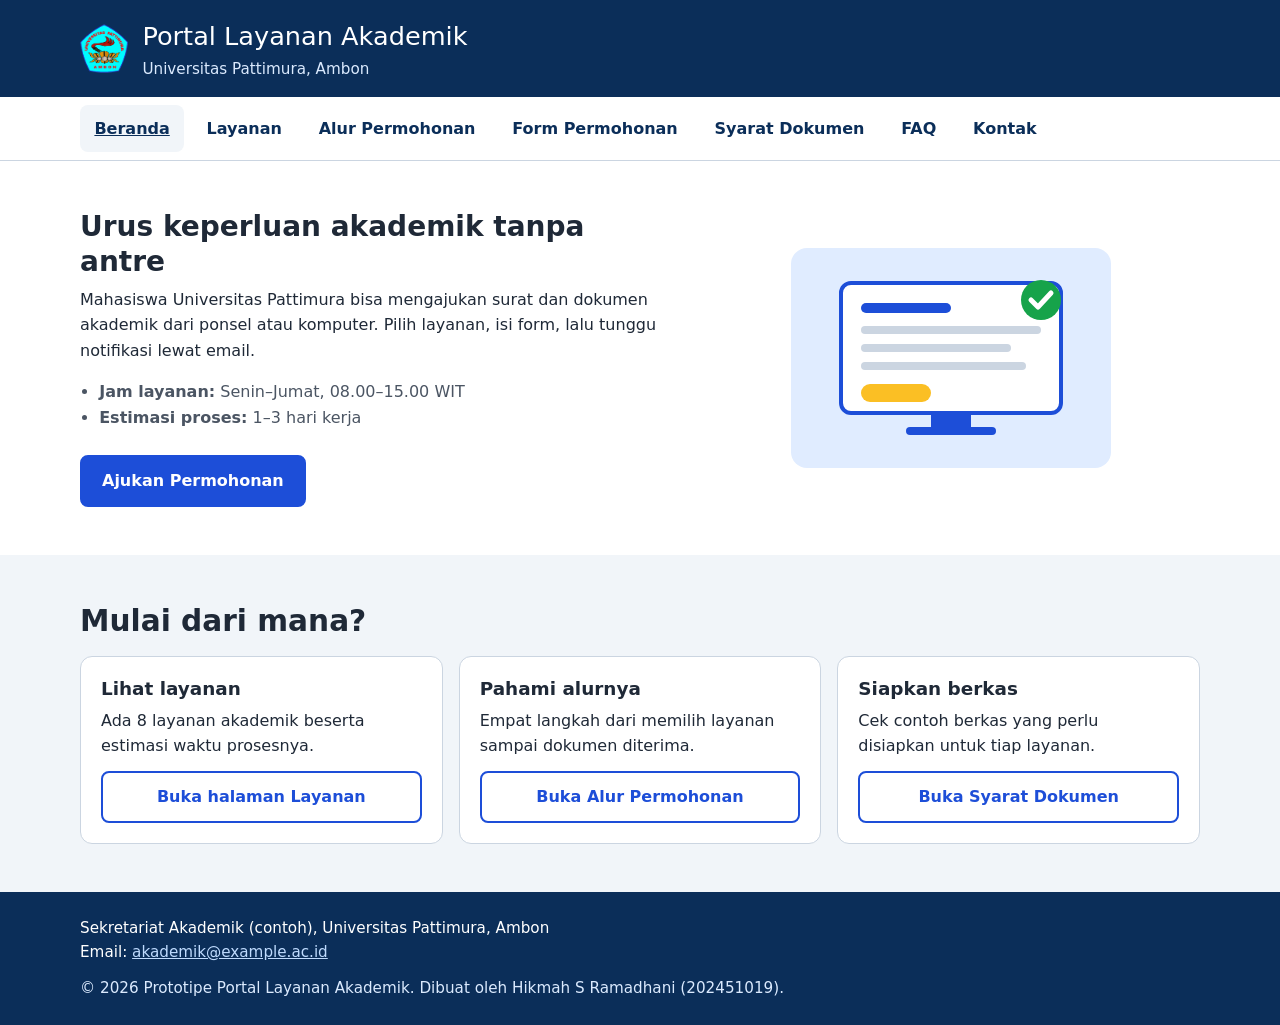
<file: index.html>
<!doctype html>
<html lang="id">
<head>
  <meta charset="UTF-8">
  <meta name="viewport" content="width=device-width, initial-scale=1">
  <meta name="description" content="Prototipe Portal Layanan Akademik Universitas Pattimura: ajukan surat dan dokumen akademik secara daring.">
  <title>Beranda – Portal Layanan Akademik Universitas Pattimura</title>
  <link rel="icon" src="img/logounpatti.png" type="image/png">
  <link rel="stylesheet" href="css/styles.css">
</head>
<body>
  <a class="skip-link" href="#konten-utama">Lewati ke konten utama</a>

  <header class="site-header">
    <div class="container header-inner">
      <img class="logo" src="img/logounpatti.png" width="48" height="48"
           alt="Logo Universitas Pattimura">
      <div>
        <p class="site-title">Portal Layanan Akademik</p>
        <p class="site-tagline">Universitas Pattimura, Ambon</p>
      </div>
    </div>
  </header>

  <nav class="site-nav" aria-label="Navigasi utama">
    <ul class="container nav-list">
      <li><a href="index.html" aria-current="page">Beranda</a></li>
      <li><a href="layanan.html">Layanan</a></li>
      <li><a href="alur.html">Alur Permohonan</a></li>
      <li><a href="form.html">Form Permohonan</a></li>
      <li><a href="syarat.html">Syarat Dokumen</a></li>
      <li><a href="faq.html">FAQ</a></li>
      <li><a href="#kontak">Kontak</a></li>
    </ul>
  </nav>

  <main id="konten-utama" tabindex="-1">
    <section class="section intro" aria-labelledby="judul-intro">
      <div class="container intro-grid">
        <div>
          <h1 id="judul-intro">Urus keperluan akademik tanpa antre</h1>
          <p>Mahasiswa Universitas Pattimura bisa mengajukan surat dan dokumen akademik dari ponsel atau komputer. Pilih layanan, isi form, lalu tunggu notifikasi lewat email.</p>
          <ul class="info-list">
            <li><strong>Jam layanan:</strong> Senin–Jumat, 08.00–15.00 WIT</li>
            <li><strong>Estimasi proses:</strong> 1–3 hari kerja</li>
          </ul>
          <a class="btn btn-primary" href="form.html">Ajukan Permohonan</a>
        </div>
        <!-- Dekoratif: alt kosong karena hanya hiasan -->
        <img class="intro-img" src="img/ilustrasi.svg" alt="" width="320" height="220">
      </div>
    </section>

    <section class="section section-alt" aria-labelledby="judul-mulai">
      <div class="container">
        <h2 id="judul-mulai">Mulai dari mana?</h2>
        <div class="card-grid card-grid-3">
          <article class="card">
            <h3>Lihat layanan</h3>
            <p>Ada 8 layanan akademik beserta estimasi waktu prosesnya.</p>
            <a class="btn btn-outline" href="layanan.html">Buka halaman Layanan</a>
          </article>
          <article class="card">
            <h3>Pahami alurnya</h3>
            <p>Empat langkah dari memilih layanan sampai dokumen diterima.</p>
            <a class="btn btn-outline" href="alur.html">Buka Alur Permohonan</a>
          </article>
          <article class="card">
            <h3>Siapkan berkas</h3>
            <p>Cek contoh berkas yang perlu disiapkan untuk tiap layanan.</p>
            <a class="btn btn-outline" href="syarat.html">Buka Syarat Dokumen</a>
          </article>
        </div>
      </div>
    </section>
  </main>

  <footer id="kontak" class="site-footer">
    <div class="container footer-inner">
      <address>
        Sekretariat Akademik (contoh), Universitas Pattimura, Ambon<br>
        Email: <a href="mailto:akademik@example.ac.id">akademik@example.ac.id</a>
      </address>
      <p>&copy; 2026 Prototipe Portal Layanan Akademik. Dibuat oleh Hikmah S Ramadhani (202451019).</p>
    </div>
  </footer>
</body>
</html>
</file>
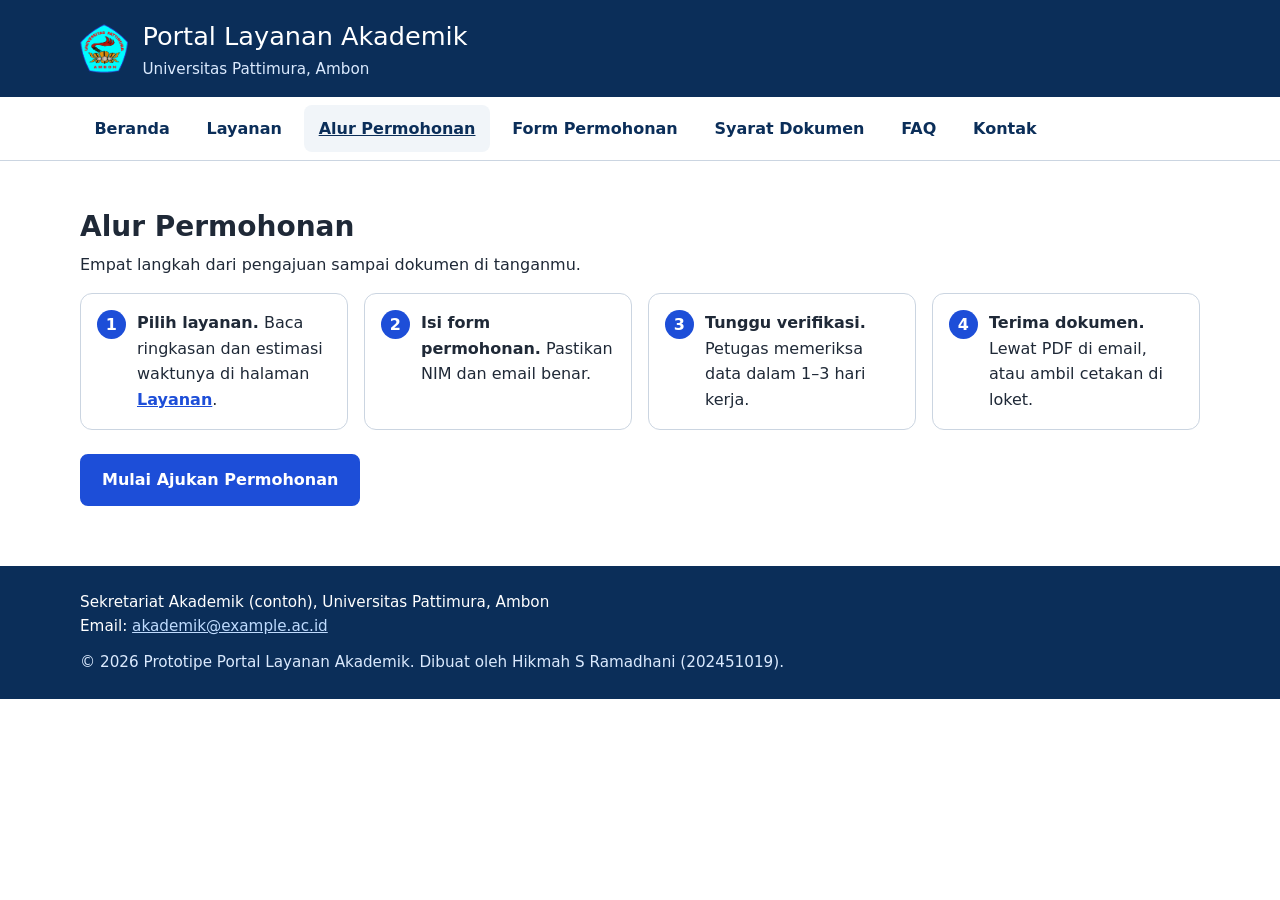
<file: alur.html>
<!doctype html>
<html lang="id">
<head>
  <meta charset="UTF-8">
  <meta name="viewport" content="width=device-width, initial-scale=1">
  <meta name="description" content="Empat langkah mengajukan layanan akademik pada prototipe Portal Layanan Akademik Universitas Pattimura.">
  <title>Alur Permohonan – Portal Layanan Akademik Universitas Pattimura</title>
  <link rel="icon" src="img/logounpatti.png" type="image/png">
  <link rel="stylesheet" href="css/styles.css">
</head>
<body>
  <a class="skip-link" href="#konten-utama">Lewati ke konten utama</a>

  <header class="site-header">
    <div class="container header-inner">
      <img class="logo" src="img/logounpatti.png" width="48" height="48"
           alt="Logo Universitas Pattimura">
      <div>
        <p class="site-title">Portal Layanan Akademik</p>
        <p class="site-tagline">Universitas Pattimura, Ambon</p>
      </div>
    </div>
  </header>

  <nav class="site-nav" aria-label="Navigasi utama">
    <ul class="container nav-list">
      <li><a href="index.html">Beranda</a></li>
      <li><a href="layanan.html">Layanan</a></li>
      <li><a href="alur.html" aria-current="page">Alur Permohonan</a></li>
      <li><a href="form.html">Form Permohonan</a></li>
      <li><a href="syarat.html">Syarat Dokumen</a></li>
      <li><a href="faq.html">FAQ</a></li>
      <li><a href="#kontak">Kontak</a></li>
    </ul>
  </nav>

  <main id="konten-utama" tabindex="-1">
    <section class="section" aria-labelledby="judul-alur">
      <div class="container">
        <h1 id="judul-alur">Alur Permohonan</h1>
        <p>Empat langkah dari pengajuan sampai dokumen di tanganmu.</p>
        <ol class="steps">
          <li><strong>Pilih layanan.</strong> Baca ringkasan dan estimasi waktunya di halaman <a href="layanan.html">Layanan</a>.</li>
          <li><strong>Isi form permohonan.</strong> Pastikan NIM dan email benar.</li>
          <li><strong>Tunggu verifikasi.</strong> Petugas memeriksa data dalam 1–3 hari kerja.</li>
          <li><strong>Terima dokumen.</strong> Lewat PDF di email, atau ambil cetakan di loket.</li>
        </ol>
        <p class="after"><a class="btn btn-primary" href="form.html">Mulai Ajukan Permohonan</a></p>
      </div>
    </section>
  </main>

  <footer id="kontak" class="site-footer">
    <div class="container footer-inner">
      <address>
        Sekretariat Akademik (contoh), Universitas Pattimura, Ambon<br>
        Email: <a href="mailto:akademik@example.ac.id">akademik@example.ac.id</a>
      </address>
      <p>&copy; 2026 Prototipe Portal Layanan Akademik. Dibuat oleh Hikmah S Ramadhani (202451019).</p>
    </div>
  </footer>
</body>
</html>
</file>
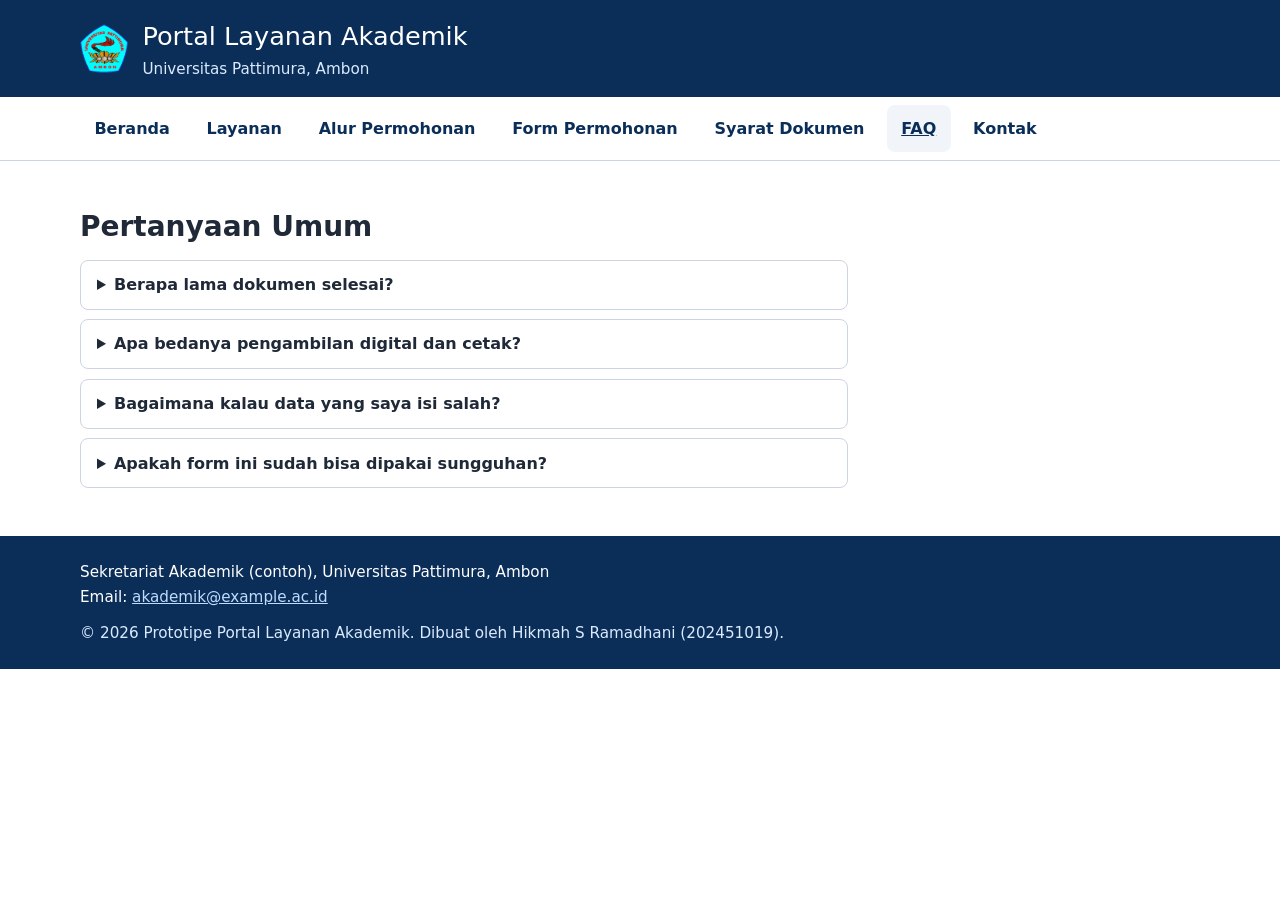
<file: faq.html>
<!doctype html>
<html lang="id">
<head>
  <meta charset="UTF-8">
  <meta name="viewport" content="width=device-width, initial-scale=1">
  <meta name="description" content="Pertanyaan umum tentang layanan pada prototipe Portal Layanan Akademik Universitas Pattimura.">
  <title>FAQ – Portal Layanan Akademik Universitas Pattimura</title>
  <link rel="icon" src="img/logounpatti.png" type="image/png">
  <link rel="stylesheet" href="css/styles.css">
</head>
<body>
  <a class="skip-link" href="#konten-utama">Lewati ke konten utama</a>

  <header class="site-header">
    <div class="container header-inner">
      <img class="logo" src="img/logounpatti.png" width="48" height="48"
           alt="Logo Universitas Pattimura">
      <div>
        <p class="site-title">Portal Layanan Akademik</p>
        <p class="site-tagline">Universitas Pattimura, Ambon</p>
      </div>
    </div>
  </header>

  <nav class="site-nav" aria-label="Navigasi utama">
    <ul class="container nav-list">
      <li><a href="index.html">Beranda</a></li>
      <li><a href="layanan.html">Layanan</a></li>
      <li><a href="alur.html">Alur Permohonan</a></li>
      <li><a href="form.html">Form Permohonan</a></li>
      <li><a href="syarat.html">Syarat Dokumen</a></li>
      <li><a href="faq.html" aria-current="page">FAQ</a></li>
      <li><a href="#kontak">Kontak</a></li>
    </ul>
  </nav>

  <main id="konten-utama" tabindex="-1">
    <section class="section" aria-labelledby="judul-faq">
      <div class="container">
        <h1 id="judul-faq">Pertanyaan Umum</h1>
        <div class="faq">
          <details>
            <summary>Berapa lama dokumen selesai?</summary>
            <p>Antara 1 sampai 3 hari kerja, tergantung jenis layanan. Lihat estimasi di halaman <a href="layanan.html">Layanan</a>.</p>
          </details>
          <details>
            <summary>Apa bedanya pengambilan digital dan cetak?</summary>
            <p>Digital dikirim sebagai PDF ke email. Cetak diambil langsung di loket pada jam layanan.</p>
          </details>
          <details>
            <summary>Bagaimana kalau data yang saya isi salah?</summary>
            <p>Hubungi sekretariat lewat email di bagian kontak, sertakan NIM dan jenis layanan yang diajukan.</p>
          </details>
          <details>
            <summary>Apakah form ini sudah bisa dipakai sungguhan?</summary>
            <p>Belum. Ini prototipe tugas kuliah, jadi data tidak dikirim ke mana pun.</p>
          </details>
        </div>
      </div>
    </section>
  </main>

  <footer id="kontak" class="site-footer">
    <div class="container footer-inner">
      <address>
        Sekretariat Akademik (contoh), Universitas Pattimura, Ambon<br>
        Email: <a href="mailto:akademik@example.ac.id">akademik@example.ac.id</a>
      </address>
      <p>&copy; 2026 Prototipe Portal Layanan Akademik. Dibuat oleh Hikmah S Ramadhani (202451019).</p>
    </div>
  </footer>
</body>
</html>
</file>
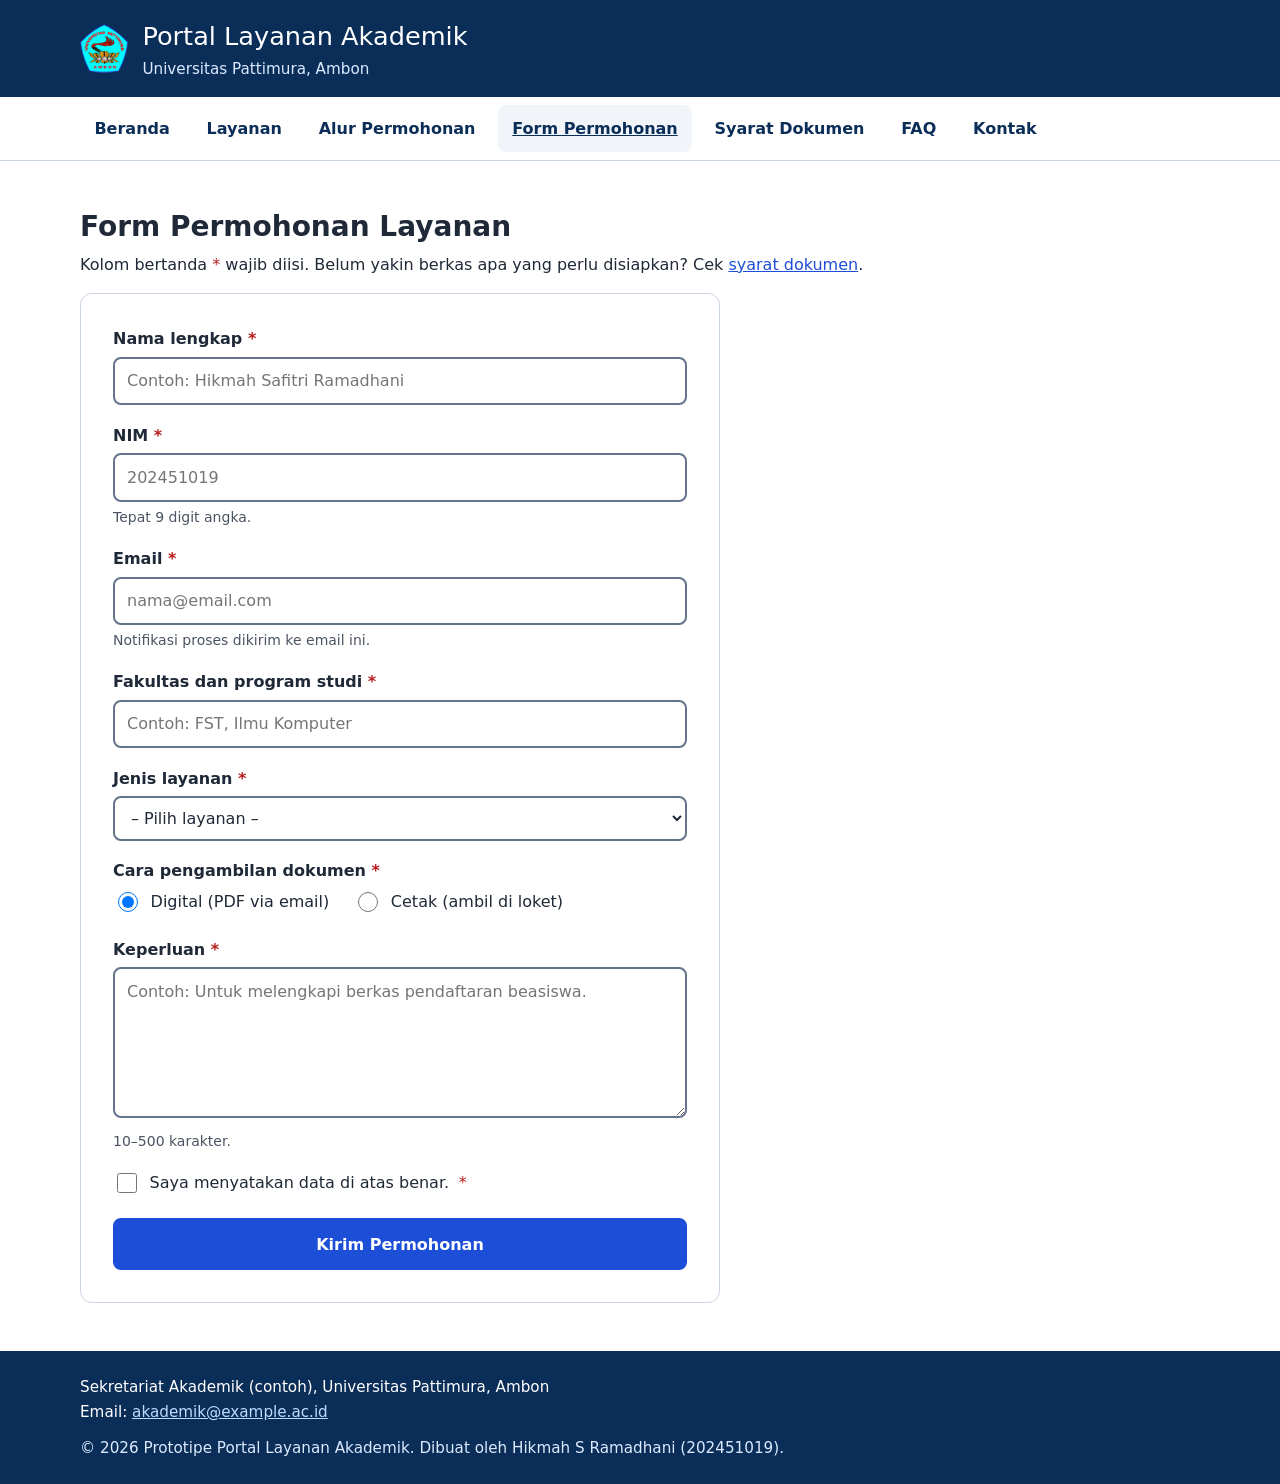
<file: form.html>
<!doctype html>
<html lang="id">
<head>
  <meta charset="UTF-8">
  <meta name="viewport" content="width=device-width, initial-scale=1">
  <meta name="description" content="Form permohonan layanan akademik pada prototipe Portal Layanan Akademik Universitas Pattimura.">
  <title>Form Permohonan – Portal Layanan Akademik Universitas Pattimura</title>
  <link rel="icon" src="img/logounpatti.png" type="image/png">
  <link rel="stylesheet" href="css/styles.css">
</head>
<body>
  <a class="skip-link" href="#konten-utama">Lewati ke konten utama</a>

  <header class="site-header">
    <div class="container header-inner">
      <img class="logo" src="img/logounpatti.png" width="48" height="48"
           alt="Logo Universitas Pattimura">
      <div>
        <p class="site-title">Portal Layanan Akademik</p>
        <p class="site-tagline">Universitas Pattimura, Ambon</p>
      </div>
    </div>
  </header>

  <nav class="site-nav" aria-label="Navigasi utama">
    <ul class="container nav-list">
      <li><a href="index.html">Beranda</a></li>
      <li><a href="layanan.html">Layanan</a></li>
      <li><a href="alur.html">Alur Permohonan</a></li>
      <li><a href="form.html" aria-current="page">Form Permohonan</a></li>
      <li><a href="syarat.html">Syarat Dokumen</a></li>
      <li><a href="faq.html">FAQ</a></li>
      <li><a href="#kontak">Kontak</a></li>
    </ul>
  </nav>

  <main id="konten-utama" tabindex="-1">
    <section class="section" aria-labelledby="judul-form">
      <div class="container">
        <h1 id="judul-form">Form Permohonan Layanan</h1>
        <p>Kolom bertanda <span class="req" aria-hidden="true">*</span> wajib diisi. Belum yakin berkas apa yang perlu disiapkan? Cek <a href="syarat.html">syarat dokumen</a>.</p>

        <form class="form" action="#" method="post">
          <div class="field">
            <label for="nama">Nama lengkap <span class="req" aria-hidden="true">*</span></label>
            <input type="text" id="nama" name="nama" required autocomplete="name"
                   placeholder="Contoh: Hikmah Safitri Ramadhani">
          </div>

          <div class="field">
            <label for="nim">NIM <span class="req" aria-hidden="true">*</span></label>
            <input type="text" id="nim" name="nim" required inputmode="numeric"
                   pattern="[0-9]{9}" maxlength="9" aria-describedby="nim-hint"
                   placeholder="202451019">
            <p class="hint" id="nim-hint">Tepat 9 digit angka.</p>
          </div>

          <div class="field">
            <label for="email">Email <span class="req" aria-hidden="true">*</span></label>
            <input type="email" id="email" name="email" required autocomplete="email"
                   aria-describedby="email-hint" placeholder="nama@email.com">
            <p class="hint" id="email-hint">Notifikasi proses dikirim ke email ini.</p>
          </div>

          <div class="field">
            <label for="prodi">Fakultas dan program studi <span class="req" aria-hidden="true">*</span></label>
            <input type="text" id="prodi" name="prodi" required
                   placeholder="Contoh: FST, Ilmu Komputer">
          </div>

          <div class="field">
            <label for="layanan-pilih">Jenis layanan <span class="req" aria-hidden="true">*</span></label>
            <select id="layanan-pilih" name="layanan" required>
              <option value="">– Pilih layanan –</option>
              <option value="surat-aktif">Surat Aktif Kuliah</option>
              <option value="transkrip">Transkrip Sementara</option>
              <option value="cuti">Cuti Akademik</option>
              <option value="legalisir">Legalisir Dokumen</option>
              <option value="rekomendasi">Surat Rekomendasi Beasiswa</option>
              <option value="penelitian">Izin Penelitian atau Observasi</option>
              <option value="data">Perubahan Data Mahasiswa</option>
              <option value="lainnya">Surat Keterangan Lainnya</option>
            </select>
          </div>

          <fieldset class="field">
            <legend>Cara pengambilan dokumen <span class="req" aria-hidden="true">*</span></legend>
            <div class="radio-row">
              <label class="inline"><input type="radio" name="pengambilan" value="digital" required checked> Digital (PDF via email)</label>
              <label class="inline"><input type="radio" name="pengambilan" value="cetak"> Cetak (ambil di loket)</label>
            </div>
          </fieldset>

          <div class="field">
            <label for="keperluan">Keperluan <span class="req" aria-hidden="true">*</span></label>
            <textarea id="keperluan" name="keperluan" rows="5" required minlength="10" maxlength="500"
                      aria-describedby="keperluan-hint"
                      placeholder="Contoh: Untuk melengkapi berkas pendaftaran beasiswa."></textarea>
            <p class="hint" id="keperluan-hint">10–500 karakter.</p>
          </div>

          <div class="field">
            <label class="inline">
              <input type="checkbox" name="setuju" required>
              Saya menyatakan data di atas benar. <span class="req" aria-hidden="true">*</span>
            </label>
          </div>

          <button type="submit" class="btn btn-primary">Kirim Permohonan</button>
        </form>
      </div>
    </section>
  </main>

  <footer id="kontak" class="site-footer">
    <div class="container footer-inner">
      <address>
        Sekretariat Akademik (contoh), Universitas Pattimura, Ambon<br>
        Email: <a href="mailto:akademik@example.ac.id">akademik@example.ac.id</a>
      </address>
      <p>&copy; 2026 Prototipe Portal Layanan Akademik. Dibuat oleh Hikmah S Ramadhani (202451019).</p>
    </div>
  </footer>
</body>
</html>
</file>
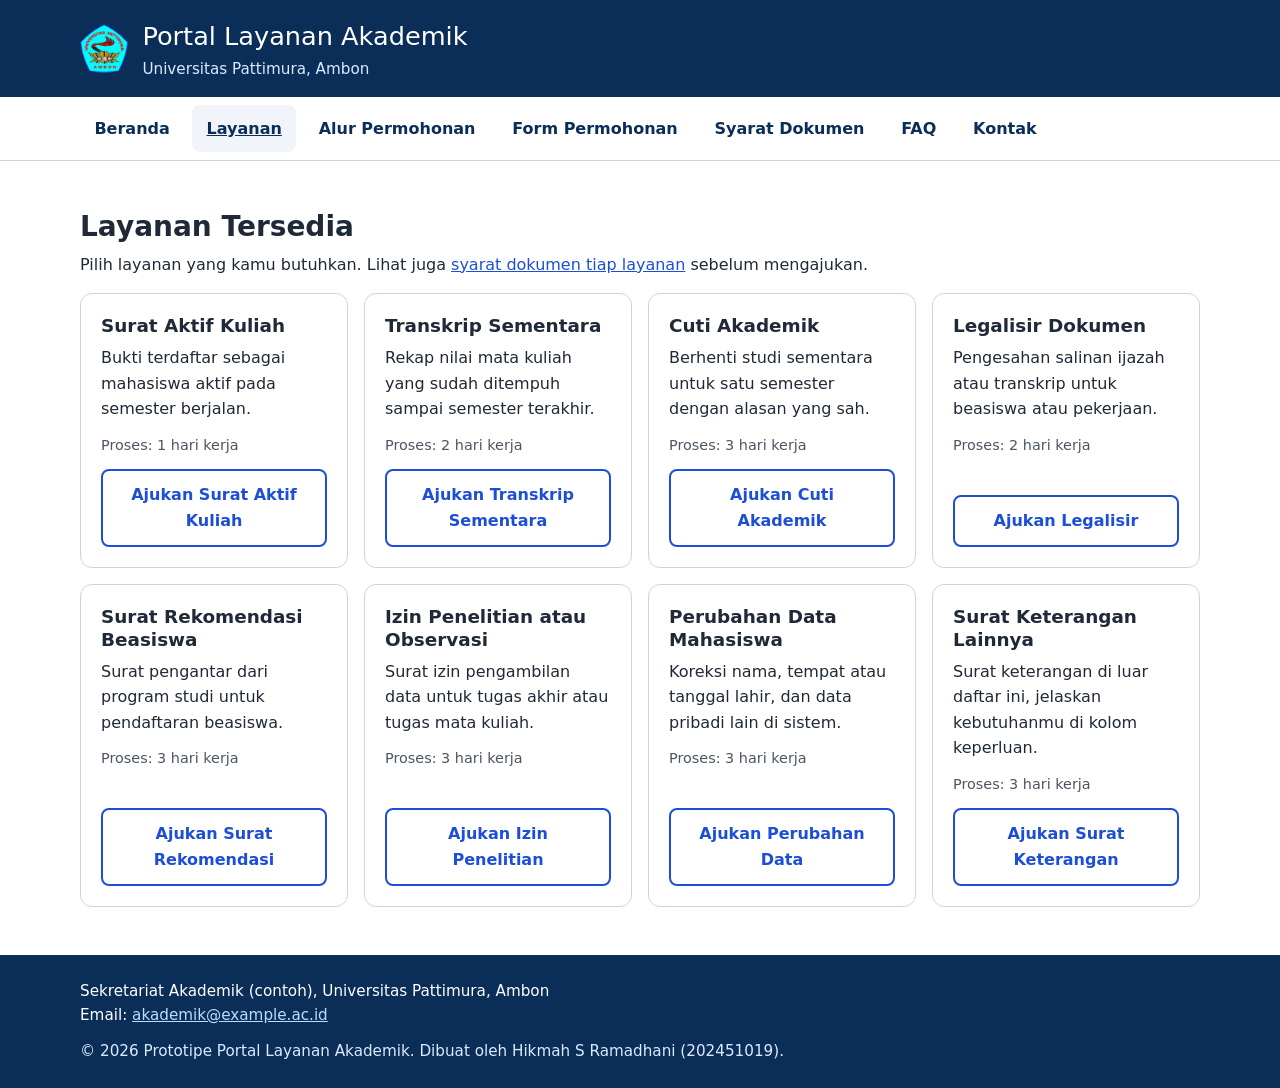
<file: layanan.html>
<!doctype html>
<html lang="id">
<head>
  <meta charset="UTF-8">
  <meta name="viewport" content="width=device-width, initial-scale=1">
  <meta name="description" content="Daftar layanan akademik Universitas Pattimura pada prototipe portal: surat aktif kuliah, transkrip, cuti, legalisir, dan lainnya.">
  <title>Layanan – Portal Layanan Akademik Universitas Pattimura</title>
  <link rel="icon" src="img/logounpatti.png" type="image/png">
  <link rel="stylesheet" href="css/styles.css">
</head>
<body>
  <a class="skip-link" href="#konten-utama">Lewati ke konten utama</a>

  <header class="site-header">
    <div class="container header-inner">
      <img class="logo" src="img/logounpatti.png" width="48" height="48"
           alt="Logo Universitas Pattimura">
      <div>
        <p class="site-title">Portal Layanan Akademik</p>
        <p class="site-tagline">Universitas Pattimura, Ambon</p>
      </div>
    </div>
  </header>

  <nav class="site-nav" aria-label="Navigasi utama">
    <ul class="container nav-list">
      <li><a href="index.html">Beranda</a></li>
      <li><a href="layanan.html" aria-current="page">Layanan</a></li>
      <li><a href="alur.html">Alur Permohonan</a></li>
      <li><a href="form.html">Form Permohonan</a></li>
      <li><a href="syarat.html">Syarat Dokumen</a></li>
      <li><a href="faq.html">FAQ</a></li>
      <li><a href="#kontak">Kontak</a></li>
    </ul>
  </nav>

  <main id="konten-utama" tabindex="-1">
    <section class="section" aria-labelledby="judul-layanan">
      <div class="container">
        <h1 id="judul-layanan">Layanan Tersedia</h1>
        <p>Pilih layanan yang kamu butuhkan. Lihat juga <a href="syarat.html">syarat dokumen tiap layanan</a> sebelum mengajukan.</p>
        <div class="card-grid">

          <article class="card">
            <h2>Surat Aktif Kuliah</h2>
            <p>Bukti terdaftar sebagai mahasiswa aktif pada semester berjalan.</p>
            <p class="meta">Proses: 1 hari kerja</p>
            <a class="btn btn-outline" href="form.html">Ajukan Surat Aktif Kuliah</a>
          </article>

          <article class="card">
            <h2>Transkrip Sementara</h2>
            <p>Rekap nilai mata kuliah yang sudah ditempuh sampai semester terakhir.</p>
            <p class="meta">Proses: 2 hari kerja</p>
            <a class="btn btn-outline" href="form.html">Ajukan Transkrip Sementara</a>
          </article>

          <article class="card">
            <h2>Cuti Akademik</h2>
            <p>Berhenti studi sementara untuk satu semester dengan alasan yang sah.</p>
            <p class="meta">Proses: 3 hari kerja</p>
            <a class="btn btn-outline" href="form.html">Ajukan Cuti Akademik</a>
          </article>

          <article class="card">
            <h2>Legalisir Dokumen</h2>
            <p>Pengesahan salinan ijazah atau transkrip untuk beasiswa atau pekerjaan.</p>
            <p class="meta">Proses: 2 hari kerja</p>
            <a class="btn btn-outline" href="form.html">Ajukan Legalisir</a>
          </article>

          <article class="card">
            <h2>Surat Rekomendasi Beasiswa</h2>
            <p>Surat pengantar dari program studi untuk pendaftaran beasiswa.</p>
            <p class="meta">Proses: 3 hari kerja</p>
            <a class="btn btn-outline" href="form.html">Ajukan Surat Rekomendasi</a>
          </article>

          <article class="card">
            <h2>Izin Penelitian atau Observasi</h2>
            <p>Surat izin pengambilan data untuk tugas akhir atau tugas mata kuliah.</p>
            <p class="meta">Proses: 3 hari kerja</p>
            <a class="btn btn-outline" href="form.html">Ajukan Izin Penelitian</a>
          </article>

          <article class="card">
            <h2>Perubahan Data Mahasiswa</h2>
            <p>Koreksi nama, tempat atau tanggal lahir, dan data pribadi lain di sistem.</p>
            <p class="meta">Proses: 3 hari kerja</p>
            <a class="btn btn-outline" href="form.html">Ajukan Perubahan Data</a>
          </article>

          <article class="card">
            <h2>Surat Keterangan Lainnya</h2>
            <p>Surat keterangan di luar daftar ini, jelaskan kebutuhanmu di kolom keperluan.</p>
            <p class="meta">Proses: 3 hari kerja</p>
            <a class="btn btn-outline" href="form.html">Ajukan Surat Keterangan</a>
          </article>

        </div>
      </div>
    </section>
  </main>

  <footer id="kontak" class="site-footer">
    <div class="container footer-inner">
      <address>
        Sekretariat Akademik (contoh), Universitas Pattimura, Ambon<br>
        Email: <a href="mailto:akademik@example.ac.id">akademik@example.ac.id</a>
      </address>
      <p>&copy; 2026 Prototipe Portal Layanan Akademik. Dibuat oleh Hikmah S Ramadhani (202451019).</p>
    </div>
  </footer>
</body>
</html>
</file>
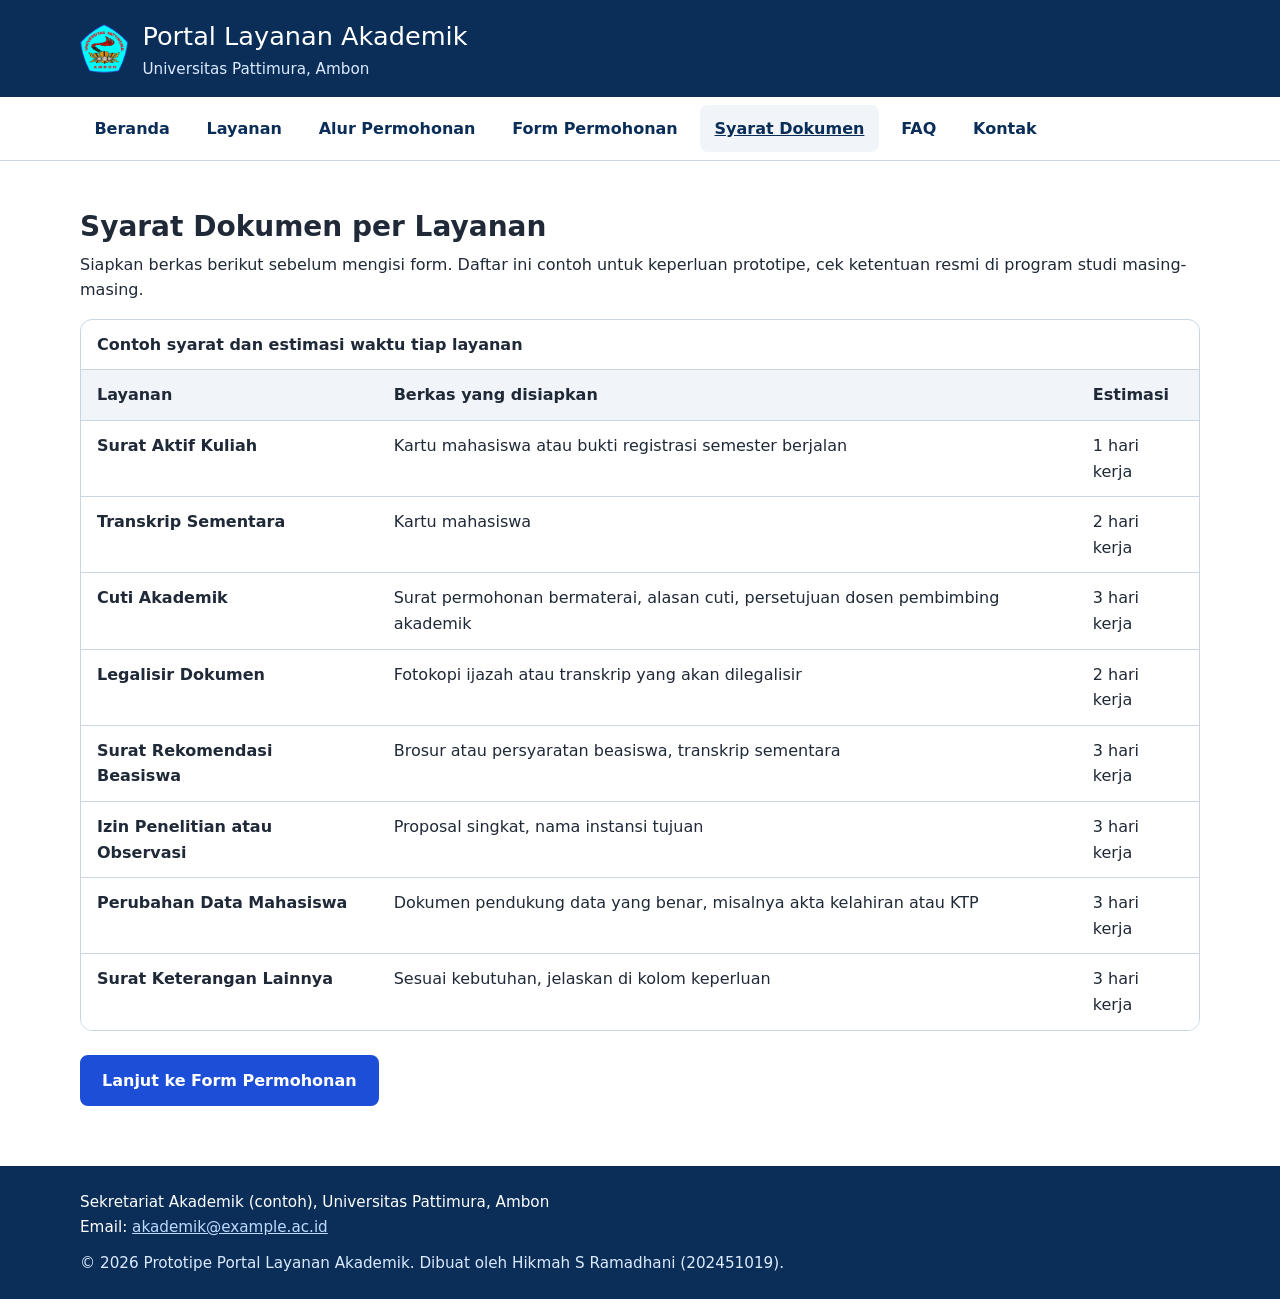
<file: syarat.html>
<!doctype html>
<html lang="id">
<head>
  <meta charset="UTF-8">
  <meta name="viewport" content="width=device-width, initial-scale=1">
  <meta name="description" content="Contoh daftar syarat dokumen untuk tiap layanan pada prototipe Portal Layanan Akademik Universitas Pattimura.">
  <title>Syarat Dokumen – Portal Layanan Akademik Universitas Pattimura</title>
  <link rel="icon" src="img/logounpatti.png" type="image/png">
  <link rel="stylesheet" href="css/styles.css">
</head>
<body>
  <a class="skip-link" href="#konten-utama">Lewati ke konten utama</a>

  <header class="site-header">
    <div class="container header-inner">
      <img class="logo" src="img/logounpatti.png" width="48" height="48"
           alt="Logo Universitas Pattimura">
      <div>
        <p class="site-title">Portal Layanan Akademik</p>
        <p class="site-tagline">Universitas Pattimura, Ambon</p>
      </div>
    </div>
  </header>

  <nav class="site-nav" aria-label="Navigasi utama">
    <ul class="container nav-list">
      <li><a href="index.html">Beranda</a></li>
      <li><a href="layanan.html">Layanan</a></li>
      <li><a href="alur.html">Alur Permohonan</a></li>
      <li><a href="form.html">Form Permohonan</a></li>
      <li><a href="syarat.html" aria-current="page">Syarat Dokumen</a></li>
      <li><a href="faq.html">FAQ</a></li>
      <li><a href="#kontak">Kontak</a></li>
    </ul>
  </nav>

  <main id="konten-utama" tabindex="-1">
    <section class="section" aria-labelledby="judul-syarat">
      <div class="container">
        <h1 id="judul-syarat">Syarat Dokumen per Layanan</h1>
        <p>Siapkan berkas berikut sebelum mengisi form. Daftar ini contoh untuk keperluan prototipe, cek ketentuan resmi di program studi masing-masing.</p>
        <p class="hint swipe-hint">Geser tabel ke samping untuk melihat semua kolom.</p>

        <div class="table-wrap" role="region" aria-labelledby="cap-syarat" tabindex="0">
          <table>
            <caption id="cap-syarat">Contoh syarat dan estimasi waktu tiap layanan</caption>
            <thead>
              <tr>
                <th scope="col">Layanan</th>
                <th scope="col">Berkas yang disiapkan</th>
                <th scope="col">Estimasi</th>
              </tr>
            </thead>
            <tbody>
              <tr>
                <th scope="row">Surat Aktif Kuliah</th>
                <td>Kartu mahasiswa atau bukti registrasi semester berjalan</td>
                <td>1 hari kerja</td>
              </tr>
              <tr>
                <th scope="row">Transkrip Sementara</th>
                <td>Kartu mahasiswa</td>
                <td>2 hari kerja</td>
              </tr>
              <tr>
                <th scope="row">Cuti Akademik</th>
                <td>Surat permohonan bermaterai, alasan cuti, persetujuan dosen pembimbing akademik</td>
                <td>3 hari kerja</td>
              </tr>
              <tr>
                <th scope="row">Legalisir Dokumen</th>
                <td>Fotokopi ijazah atau transkrip yang akan dilegalisir</td>
                <td>2 hari kerja</td>
              </tr>
              <tr>
                <th scope="row">Surat Rekomendasi Beasiswa</th>
                <td>Brosur atau persyaratan beasiswa, transkrip sementara</td>
                <td>3 hari kerja</td>
              </tr>
              <tr>
                <th scope="row">Izin Penelitian atau Observasi</th>
                <td>Proposal singkat, nama instansi tujuan</td>
                <td>3 hari kerja</td>
              </tr>
              <tr>
                <th scope="row">Perubahan Data Mahasiswa</th>
                <td>Dokumen pendukung data yang benar, misalnya akta kelahiran atau KTP</td>
                <td>3 hari kerja</td>
              </tr>
              <tr>
                <th scope="row">Surat Keterangan Lainnya</th>
                <td>Sesuai kebutuhan, jelaskan di kolom keperluan</td>
                <td>3 hari kerja</td>
              </tr>
            </tbody>
          </table>
        </div>

        <p><a class="btn btn-primary" href="form.html">Lanjut ke Form Permohonan</a></p>
      </div>
    </section>
  </main>

  <footer id="kontak" class="site-footer">
    <div class="container footer-inner">
      <address>
        Sekretariat Akademik (contoh), Universitas Pattimura, Ambon<br>
        Email: <a href="mailto:akademik@example.ac.id">akademik@example.ac.id</a>
      </address>
      <p>&copy; 2026 Prototipe Portal Layanan Akademik. Dibuat oleh Hikmah S Ramadhani (202451019).</p>
    </div>
  </footer>
</body>
</html>
</file>
<file: css/styles.css>
/* ===== Portal Layanan Akademik – CSS mobile-first ===== */

:root {
  --navy: #0b2e59;
  --blue: #1d4ed8;       /* kontras 6.7:1 di atas putih */
  --blue-dark: #1e3a8a;
  --text: #1f2937;       /* kontras ~14:1 di atas putih */
  --muted: #4b5563;      /* kontras ~7.5:1 di atas putih */
  --bg: #ffffff;
  --bg-alt: #f1f5f9;
  --border: #cbd5e1;
  --focus: #f59e0b;
  --radius: 0.75rem;
  --gap: 1rem;
}

*, *::before, *::after { box-sizing: border-box; }

html { scroll-behavior: smooth; scroll-padding-top: 1rem; }

body {
  margin: 0;
  font-family: system-ui, -apple-system, "Segoe UI", Roboto, Arial, sans-serif;
  font-size: 1rem;
  line-height: 1.6;
  color: var(--text);
  background: var(--bg);
  overflow-wrap: break-word;
}

img { max-width: 100%; height: auto; display: block; }

h1, h2, h3 { line-height: 1.25; margin: 0 0 0.5rem; }
h2 { font-size: 1.5rem; }
h3 { font-size: 1.15rem; }
p { margin: 0 0 0.75rem; }

a { color: var(--blue); }
a:hover { color: var(--blue-dark); }

.container {
  width: 100%;
  max-width: 72rem;
  margin-inline: auto;
  padding-inline: var(--gap);
}

/* ----- Focus terlihat untuk semua kontrol ----- */
:focus-visible {
  outline: 3px solid var(--focus);
  outline-offset: 2px;
}
main:focus { outline: none; }

/* ----- Skip link ----- */
.skip-link {
  position: absolute;
  left: 0.5rem;
  top: -4rem;
  background: #fff;
  color: var(--navy);
  padding: 0.6rem 1rem;
  border-radius: 0.5rem;
  font-weight: 600;
  z-index: 10;
}
.skip-link:focus { top: 0.5rem; }

/* ----- Header ----- */
.site-header { background: var(--navy); color: #fff; padding-block: 1rem; }
.header-inner { display: flex; align-items: center; gap: 0.9rem; }
.site-title { font-size: 1.35rem; margin: 0; }
.site-tagline { margin: 0; color: #dbeafe; font-size: 0.95rem; }
.logo { flex-shrink: 0; }

/* ----- Navigasi ----- */
.site-nav { background: #fff; border-bottom: 1px solid var(--border); }
.nav-list {
  display: flex;
  flex-wrap: wrap;
  gap: 0.25rem 0.5rem;
  list-style: none;
  margin: 0 auto;
  padding-block: 0.5rem;
}
.nav-list a {
  display: inline-block;
  padding: 0.65rem 0.9rem;       /* target sentuh >= 44px */
  min-height: 44px;
  color: var(--navy);
  font-weight: 600;
  text-decoration: none;
  border-radius: 0.5rem;
}
.nav-list a:hover { background: var(--bg-alt); text-decoration: underline; }

/* ----- Section ----- */
.section { padding-block: 2rem; }
.section-alt { background: var(--bg-alt); }

/* ----- Intro ----- */
.intro-grid { display: grid; gap: 1.5rem; align-items: center; }
.intro-img { margin-inline: auto; width: 100%; max-width: 20rem; }
.info-list { padding-left: 1.2rem; color: var(--muted); }

/* ----- Kartu layanan (Grid) ----- */
.card-grid {
  display: grid;
  grid-template-columns: 1fr;       /* mobile: 1 kolom */
  gap: var(--gap);
  margin-top: 1rem;
}
.card {
  display: flex;
  flex-direction: column;
  background: #fff;
  border: 1px solid var(--border);
  border-radius: var(--radius);
  padding: 1.25rem;
}
.card .meta { color: var(--muted); font-size: 0.9rem; }
.card .btn { margin-top: auto; }   /* tombol selalu di dasar kartu */

/* ----- Tombol ----- */
.btn {
  display: inline-block;
  min-height: 44px;
  padding: 0.7rem 1.25rem;
  font: inherit;
  font-weight: 600;
  text-align: center;
  text-decoration: none;
  border-radius: 0.5rem;
  border: 2px solid var(--blue);
  cursor: pointer;
}
.btn-primary { background: var(--blue); color: #fff; }
.btn-primary:hover { background: var(--blue-dark); border-color: var(--blue-dark); color: #fff; }
.btn-outline { background: #fff; color: var(--blue); }
.btn-outline:hover { background: var(--blue); color: #fff; }

/* ----- Form ----- */
.form {
  display: grid;
  gap: 1.1rem;
  background: #fff;
  border: 1px solid var(--border);
  border-radius: var(--radius);
  padding: 1.25rem;
  margin-top: 1rem;
  max-width: 40rem;
}
.field { margin: 0; padding: 0; border: 0; min-width: 0; }
label, legend { display: block; font-weight: 600; margin-bottom: 0.3rem; padding: 0; }
label.inline { display: flex; align-items: flex-start; gap: 0.6rem; font-weight: 400; }
.radio-row { display: grid; gap: 0.5rem; }

input[type="text"],
input[type="email"],
select,
textarea {
  width: 100%;
  min-height: 44px;
  padding: 0.6rem 0.75rem;
  font: inherit;
  color: var(--text);
  background: #fff;
  border: 2px solid #64748b;
  border-radius: 0.5rem;
}
textarea { resize: vertical; }
input[type="radio"],
input[type="checkbox"] { width: 1.25rem; height: 1.25rem; margin-top: 0.2rem; flex-shrink: 0; }

/* Umpan balik validasi (hanya setelah pengguna mengisi) */
input:user-invalid, select:user-invalid, textarea:user-invalid { border-color: #b91c1c; }

.hint { margin: 0.25rem 0 0; color: var(--muted); font-size: 0.875rem; }
.req { color: #b91c1c; }

/* ----- Footer ----- */
.site-footer { background: var(--navy); color: #fff; padding-block: 1.5rem; font-size: 0.95rem; }
.site-footer a { color: #bfdbfe; }
.site-footer address { font-style: normal; margin-bottom: 0.75rem; }
.footer-inner p { margin: 0; color: #dbeafe; }

/* ===== Breakpoint: ketika konten mulai terlalu lebar untuk satu kolom ===== */
@media (min-width: 40em) {            /* ~640px */
  .card-grid { grid-template-columns: repeat(2, 1fr); }
  .radio-row { grid-auto-flow: column; justify-content: start; gap: 1.5rem; }
  .site-title { font-size: 1.6rem; }
  .form { padding: 2rem; }
}

@media (min-width: 64em) {            /* ~1024px */
  .section { padding-block: 3rem; }
  .intro-grid { grid-template-columns: 1.2fr 1fr; }
  .card-grid { grid-template-columns: repeat(4, 1fr); }
  h2 { font-size: 1.85rem; }
}

@media (prefers-reduced-motion: reduce) {
  html { scroll-behavior: auto; }
}


/* ===== Tambahan versi universitas ===== */
.notice {
  margin: 0;
  padding: 0.6rem var(--gap);
  background: #fef3c7;
  color: #78350f;
  text-align: center;
  font-size: 0.9rem;
}
.notice p { margin: 0; }

.intro .btn { margin-top: 0.5rem; }

/* Alur pengajuan: ol dengan nomor kustom */
.steps {
  counter-reset: langkah;
  list-style: none;
  margin: 1rem 0 0;
  padding: 0;
  display: grid;
  gap: var(--gap);
}
.steps li {
  counter-increment: langkah;
  position: relative;
  background: #fff;
  border: 1px solid var(--border);
  border-radius: var(--radius);
  padding: 1rem 1rem 1rem 3.5rem;
}
.steps li::before {
  content: counter(langkah);
  position: absolute;
  left: 1rem;
  top: 1rem;
  width: 1.8rem;
  height: 1.8rem;
  display: grid;
  place-items: center;
  border-radius: 50%;
  background: var(--blue);
  color: #fff;
  font-weight: 700;
}

/* FAQ tanpa JavaScript */
.faq { display: grid; gap: 0.6rem; margin-top: 1rem; max-width: 48rem; }
.faq details {
  background: #fff;
  border: 1px solid var(--border);
  border-radius: 0.5rem;
  padding: 0 1rem;
}
.faq summary {
  min-height: 44px;
  padding: 0.7rem 0;
  font-weight: 600;
  cursor: pointer;
}
.faq details[open] summary { border-bottom: 1px solid var(--border); margin-bottom: 0.6rem; }

@media (min-width: 40em) {
  .steps { grid-template-columns: repeat(2, 1fr); }
}
@media (min-width: 64em) {
  .steps { grid-template-columns: repeat(4, 1fr); }
}


/* ===== Tabel responsif (halaman syarat) ===== */
.table-wrap {
  overflow-x: auto;                 /* tabel scroll di dalam wadah, halaman tidak ikut melebar */
  margin: 1rem 0 1.5rem;
  border: 1px solid var(--border);
  border-radius: var(--radius);
}
table { width: 100%; min-width: 34rem; border-collapse: collapse; background: #fff; }
caption { text-align: left; padding: 0.75rem 1rem; font-weight: 600; }
th, td { padding: 0.75rem 1rem; text-align: left; vertical-align: top; border-top: 1px solid var(--border); }
thead th { background: var(--bg-alt); }
.nav-list a[aria-current="page"] { background: var(--bg-alt); text-decoration: underline; }
h1 { font-size: 1.75rem; }

.swipe-hint { margin-bottom: 0; }
@media (min-width: 48em) { .swipe-hint { display: none; } }

/* ===== Halaman terpisah ===== */
.card-grid-3 { grid-template-columns: 1fr; }
.after { margin-top: 1.5rem; }
.steps a { font-weight: 600; }
@media (min-width: 40em) { .card-grid-3 { grid-template-columns: repeat(3, 1fr); } }
@media (min-width: 64em) { .card-grid-3 { grid-template-columns: repeat(3, 1fr); } }

.card h2 { font-size: 1.15rem; }
</file>
